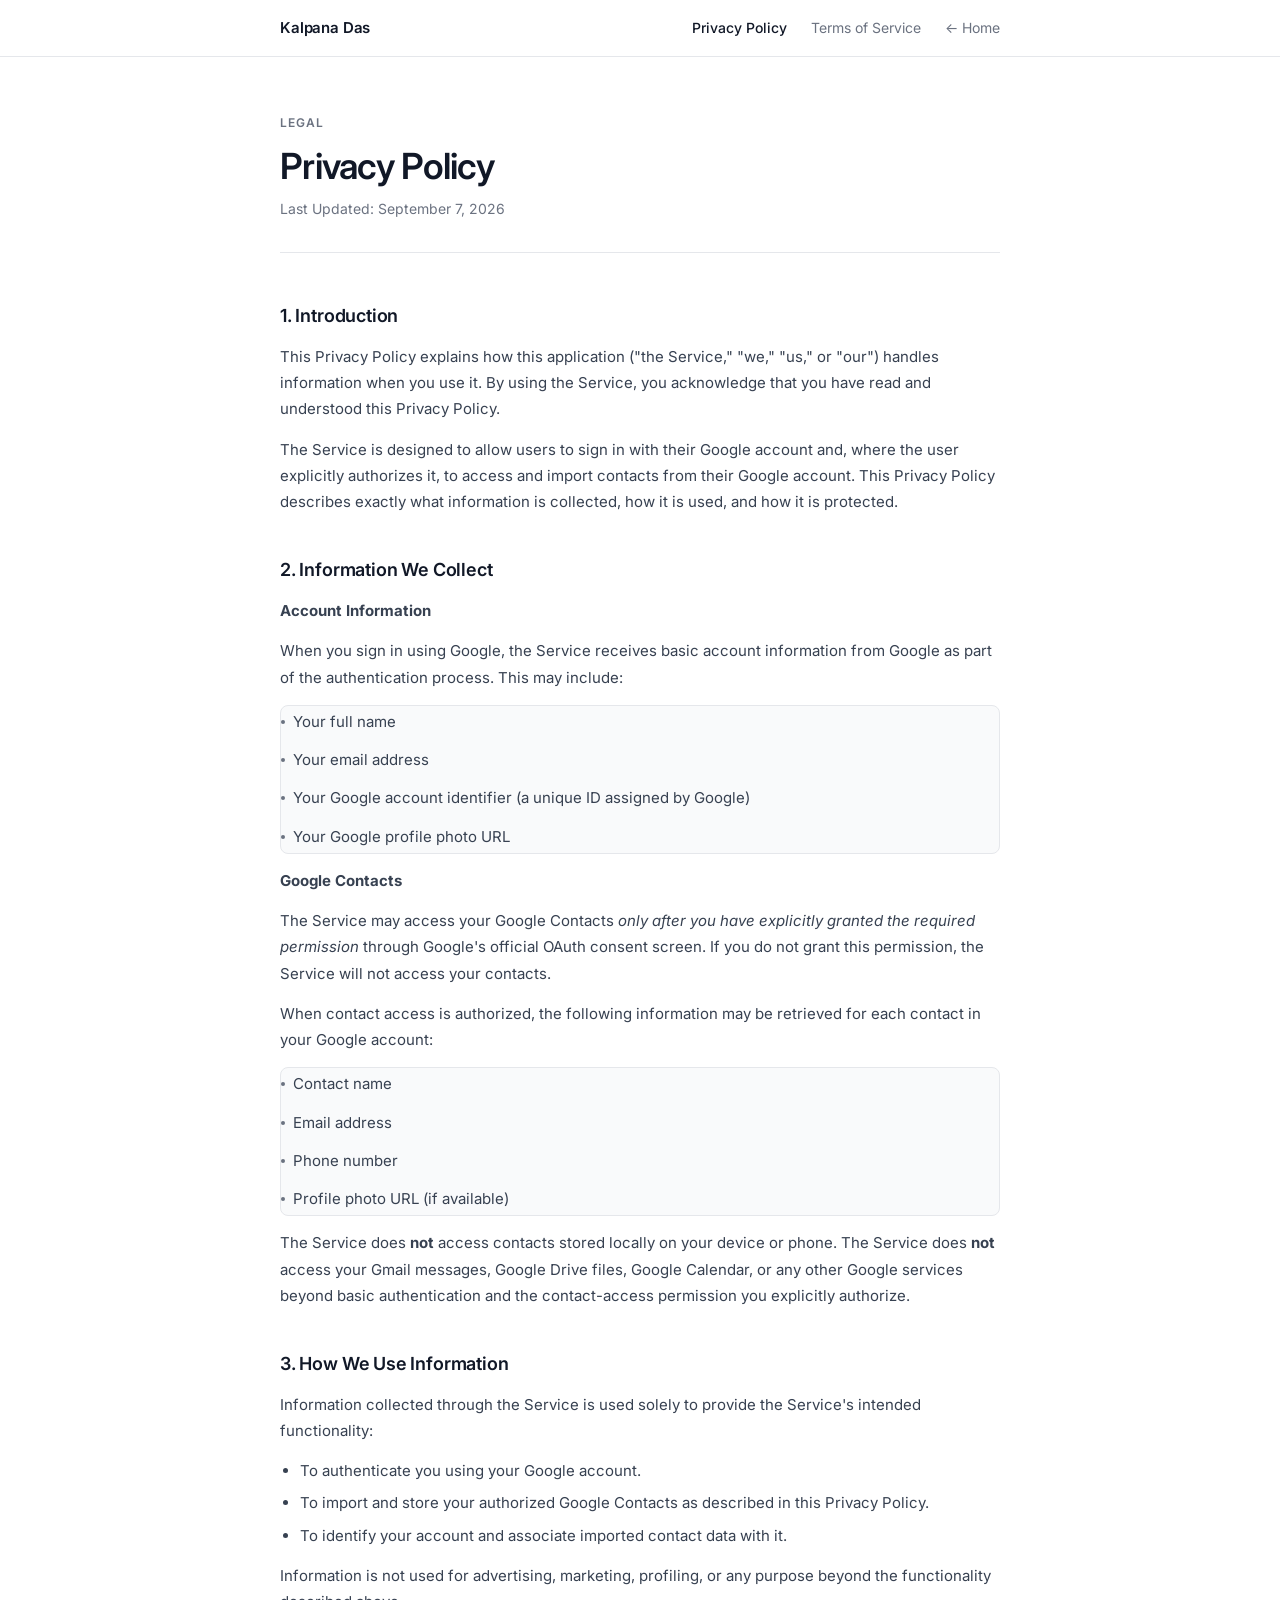
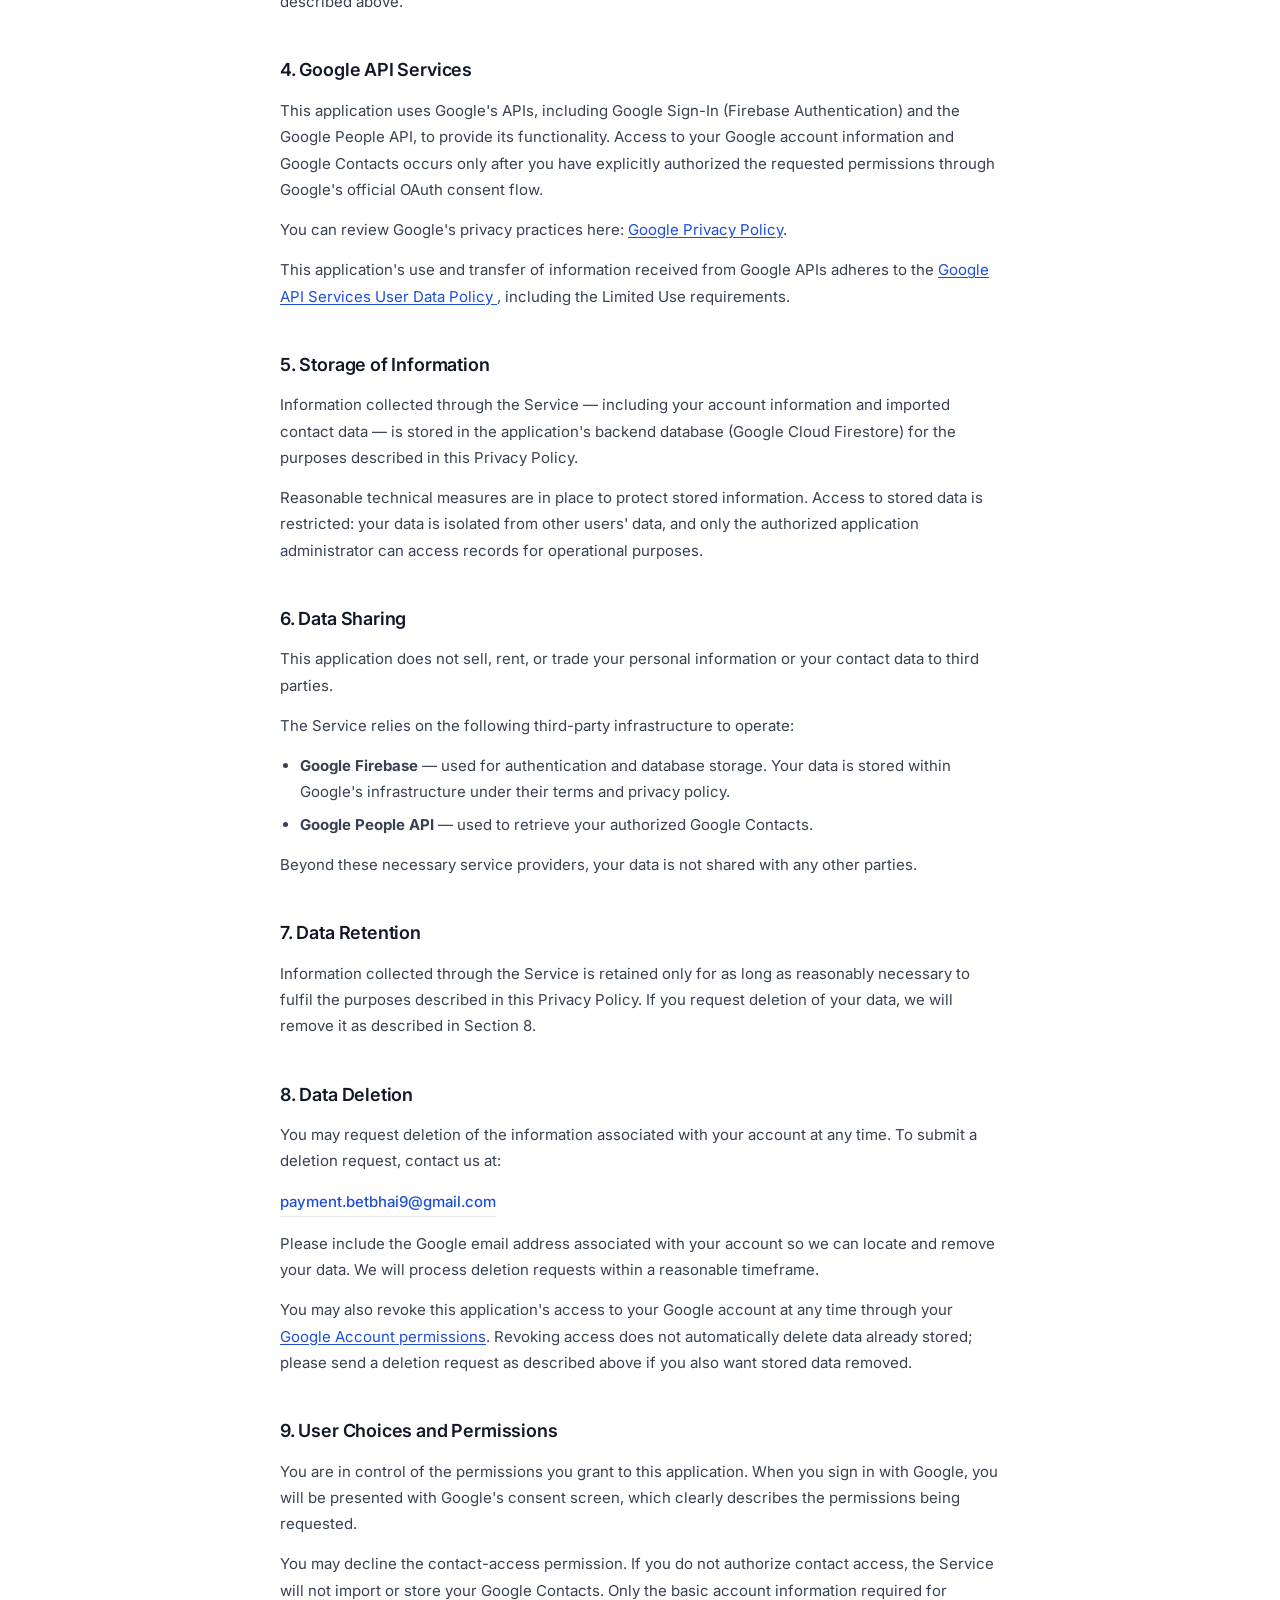
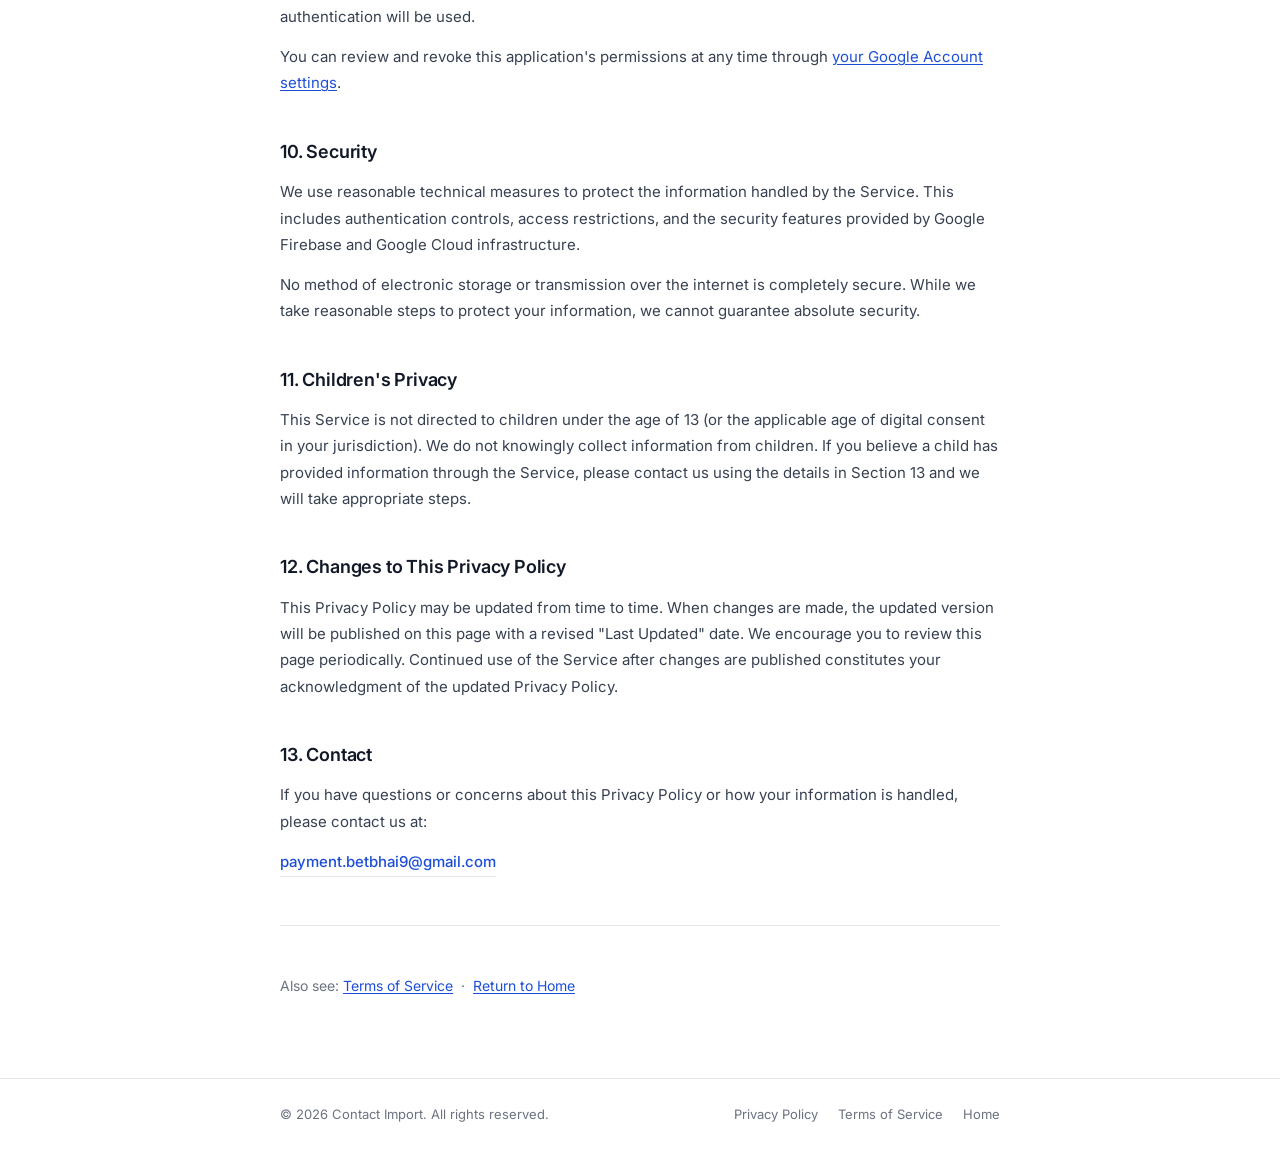
<file: privacy-policy.html>
<!DOCTYPE html>
<html lang="en">
<head>
  <meta charset="UTF-8" />
  <meta name="viewport" content="width=device-width, initial-scale=1.0" />
  <link rel="icon" type="image/svg+xml" href="favicon.svg" />
  <title>Privacy Policy - Kalpana Das</title>
  <meta name="description" content="Privacy Policy for this application — how we collect, use, and protect your information." />
  <meta name="robots" content="noindex, nofollow" />
  <link rel="stylesheet" href="legal.css" />
</head>
<body>

  <a class="skip-link" href="#main-content">Skip to main content</a>

  <!-- ===================== Header ===================== -->
  <header class="site-header" role="banner">
    <div class="site-header-inner">
      <a href="index.html" class="site-logo" aria-label="Home">Kalpana Das</a>
      <nav class="header-nav" aria-label="Legal pages">
        <a href="privacy-policy.html" aria-current="page">Privacy Policy</a>
        <a href="terms.html" class="hide-xs">Terms of Service</a>
        <a href="index.html" class="hide-xs">← Home</a>
      </nav>
    </div>
  </header>

  <!-- ===================== Main ===================== -->
  <main id="main-content" class="legal-main">
    <div class="legal-container">

      <p class="legal-eyebrow">Legal</p>
      <h1 class="legal-title">Privacy Policy</h1>
      <p class="legal-updated">Last Updated: September 7, 2026</p>

      <!-- 1. Introduction -->
      <section class="legal-section" aria-labelledby="s1">
        <h2 id="s1">1. Introduction</h2>
        <p>
          This Privacy Policy explains how this application ("the Service," "we," "us," or "our")
          handles information when you use it. By using the Service, you acknowledge that you have
          read and understood this Privacy Policy.
        </p>
        <p>
          The Service is designed to allow users to sign in with their Google account and, where
          the user explicitly authorizes it, to access and import contacts from their Google account.
          This Privacy Policy describes exactly what information is collected, how it is used, and
          how it is protected.
        </p>
      </section>

      <!-- 2. Information We Collect -->
      <section class="legal-section" aria-labelledby="s2">
        <h2 id="s2">2. Information We Collect</h2>

        <p><strong>Account Information</strong></p>
        <p>
          When you sign in using Google, the Service receives basic account information from Google
          as part of the authentication process. This may include:
        </p>
        <ul class="field-list">
          <li>Your full name</li>
          <li>Your email address</li>
          <li>Your Google account identifier (a unique ID assigned by Google)</li>
          <li>Your Google profile photo URL</li>
        </ul>

        <p><strong>Google Contacts</strong></p>
        <p>
          The Service may access your Google Contacts <em>only after you have explicitly granted the
          required permission</em> through Google's official OAuth consent screen. If you do not grant
          this permission, the Service will not access your contacts.
        </p>
        <p>
          When contact access is authorized, the following information may be retrieved for each
          contact in your Google account:
        </p>
        <ul class="field-list">
          <li>Contact name</li>
          <li>Email address</li>
          <li>Phone number</li>
          <li>Profile photo URL (if available)</li>
        </ul>

        <p>
          The Service does <strong>not</strong> access contacts stored locally on your device or
          phone. The Service does <strong>not</strong> access your Gmail messages, Google Drive files,
          Google Calendar, or any other Google services beyond basic authentication and the
          contact-access permission you explicitly authorize.
        </p>
      </section>

      <!-- 3. How We Use Information -->
      <section class="legal-section" aria-labelledby="s3">
        <h2 id="s3">3. How We Use Information</h2>
        <p>
          Information collected through the Service is used solely to provide the Service's intended
          functionality:
        </p>
        <ul>
          <li>To authenticate you using your Google account.</li>
          <li>To import and store your authorized Google Contacts as described in this Privacy Policy.</li>
          <li>To identify your account and associate imported contact data with it.</li>
        </ul>
        <p>
          Information is not used for advertising, marketing, profiling, or any purpose beyond
          the functionality described above.
        </p>
      </section>

      <!-- 4. Google API Services -->
      <section class="legal-section" aria-labelledby="s4">
        <h2 id="s4">4. Google API Services</h2>
        <p>
          This application uses Google's APIs, including Google Sign-In (Firebase Authentication)
          and the Google People API, to provide its functionality. Access to your Google account
          information and Google Contacts occurs only after you have explicitly authorized the
          requested permissions through Google's official OAuth consent flow.
        </p>
        <p>
          You can review Google's privacy practices here:
          <a class="legal-link" href="https://policies.google.com/privacy" target="_blank"
             rel="noopener noreferrer">Google Privacy Policy</a>.
        </p>
        <p>
          This application's use and transfer of information received from Google APIs adheres to
          the
          <a class="legal-link"
             href="https://developers.google.com/terms/api-services-user-data-policy"
             target="_blank" rel="noopener noreferrer">
            Google API Services User Data Policy
          </a>, including the Limited Use requirements.
        </p>
      </section>

      <!-- 5. Storage of Information -->
      <section class="legal-section" aria-labelledby="s5">
        <h2 id="s5">5. Storage of Information</h2>
        <p>
          Information collected through the Service — including your account information and
          imported contact data — is stored in the application's backend database (Google Cloud
          Firestore) for the purposes described in this Privacy Policy.
        </p>
        <p>
          Reasonable technical measures are in place to protect stored information. Access to stored
          data is restricted: your data is isolated from other users' data, and only the authorized
          application administrator can access records for operational purposes.
        </p>
      </section>

      <!-- 6. Data Sharing -->
      <section class="legal-section" aria-labelledby="s6">
        <h2 id="s6">6. Data Sharing</h2>
        <p>
          This application does not sell, rent, or trade your personal information or your contact
          data to third parties.
        </p>
        <p>
          The Service relies on the following third-party infrastructure to operate:
        </p>
        <ul>
          <li>
            <strong>Google Firebase</strong> — used for authentication and database storage. Your
            data is stored within Google's infrastructure under their terms and privacy policy.
          </li>
          <li>
            <strong>Google People API</strong> — used to retrieve your authorized Google Contacts.
          </li>
        </ul>
        <p>
          Beyond these necessary service providers, your data is not shared with any other parties.
        </p>
      </section>

      <!-- 7. Data Retention -->
      <section class="legal-section" aria-labelledby="s7">
        <h2 id="s7">7. Data Retention</h2>
        <p>
          Information collected through the Service is retained only for as long as reasonably
          necessary to fulfil the purposes described in this Privacy Policy. If you request deletion
          of your data, we will remove it as described in Section 8.
        </p>
      </section>

      <!-- 8. Data Deletion -->
      <section class="legal-section" aria-labelledby="s8">
        <h2 id="s8">8. Data Deletion</h2>
        <p>
          You may request deletion of the information associated with your account at any time.
          To submit a deletion request, contact us at:
        </p>
        <p>
          <a class="contact-email" href="mailto:payment.betbhai9@gmail.com">
            payment.betbhai9@gmail.com
          </a>
        </p>
        <p>
          Please include the Google email address associated with your account so we can locate and
          remove your data. We will process deletion requests within a reasonable timeframe.
        </p>
        <p>
          You may also revoke this application's access to your Google account at any time through
          your
          <a class="legal-link" href="https://myaccount.google.com/permissions" target="_blank"
             rel="noopener noreferrer">Google Account permissions</a>.
          Revoking access does not automatically delete data already stored; please send a deletion
          request as described above if you also want stored data removed.
        </p>
      </section>

      <!-- 9. User Choices and Permissions -->
      <section class="legal-section" aria-labelledby="s9">
        <h2 id="s9">9. User Choices and Permissions</h2>
        <p>
          You are in control of the permissions you grant to this application. When you sign in with
          Google, you will be presented with Google's consent screen, which clearly describes the
          permissions being requested.
        </p>
        <p>
          You may decline the contact-access permission. If you do not authorize contact access,
          the Service will not import or store your Google Contacts. Only the basic account
          information required for authentication will be used.
        </p>
        <p>
          You can review and revoke this application's permissions at any time through
          <a class="legal-link" href="https://myaccount.google.com/permissions" target="_blank"
             rel="noopener noreferrer">your Google Account settings</a>.
        </p>
      </section>

      <!-- 10. Security -->
      <section class="legal-section" aria-labelledby="s10">
        <h2 id="s10">10. Security</h2>
        <p>
          We use reasonable technical measures to protect the information handled by the Service.
          This includes authentication controls, access restrictions, and the security features
          provided by Google Firebase and Google Cloud infrastructure.
        </p>
        <p>
          No method of electronic storage or transmission over the internet is completely secure.
          While we take reasonable steps to protect your information, we cannot guarantee absolute
          security.
        </p>
      </section>

      <!-- 11. Children's Privacy -->
      <section class="legal-section" aria-labelledby="s11">
        <h2 id="s11">11. Children's Privacy</h2>
        <p>
          This Service is not directed to children under the age of 13 (or the applicable age of
          digital consent in your jurisdiction). We do not knowingly collect information from
          children. If you believe a child has provided information through the Service, please
          contact us using the details in Section 13 and we will take appropriate steps.
        </p>
      </section>

      <!-- 12. Changes to This Privacy Policy -->
      <section class="legal-section" aria-labelledby="s12">
        <h2 id="s12">12. Changes to This Privacy Policy</h2>
        <p>
          This Privacy Policy may be updated from time to time. When changes are made, the updated
          version will be published on this page with a revised "Last Updated" date. We encourage
          you to review this page periodically. Continued use of the Service after changes are
          published constitutes your acknowledgment of the updated Privacy Policy.
        </p>
      </section>

      <!-- 13. Contact -->
      <section class="legal-section" aria-labelledby="s13">
        <h2 id="s13">13. Contact</h2>
        <p>
          If you have questions or concerns about this Privacy Policy or how your information is
          handled, please contact us at:
        </p>
        <p>
          <a class="contact-email" href="mailto:payment.betbhai9@gmail.com">
            payment.betbhai9@gmail.com
          </a>
        </p>
      </section>

      <hr class="legal-divider" />

      <!-- Cross-links -->
      <nav aria-label="Related legal pages">
        <p style="font-size:14px; color: var(--text-muted);">
          Also see:
          <a class="legal-link" href="terms.html">Terms of Service</a>
          &nbsp;·&nbsp;
          <a class="legal-link" href="index.html">Return to Home</a>
        </p>
      </nav>

    </div>
  </main>

  <!-- ===================== Footer ===================== -->
  <footer class="site-footer" role="contentinfo">
    <div class="site-footer-inner">
      <p class="footer-copy">© 2026 Contact Import. All rights reserved.</p>
      <nav class="footer-nav" aria-label="Footer legal navigation">
        <a href="privacy-policy.html">Privacy Policy</a>
        <a href="terms.html">Terms of Service</a>
        <a href="index.html">Home</a>
      </nav>
    </div>
  </footer>

</body>
</html>
</file>
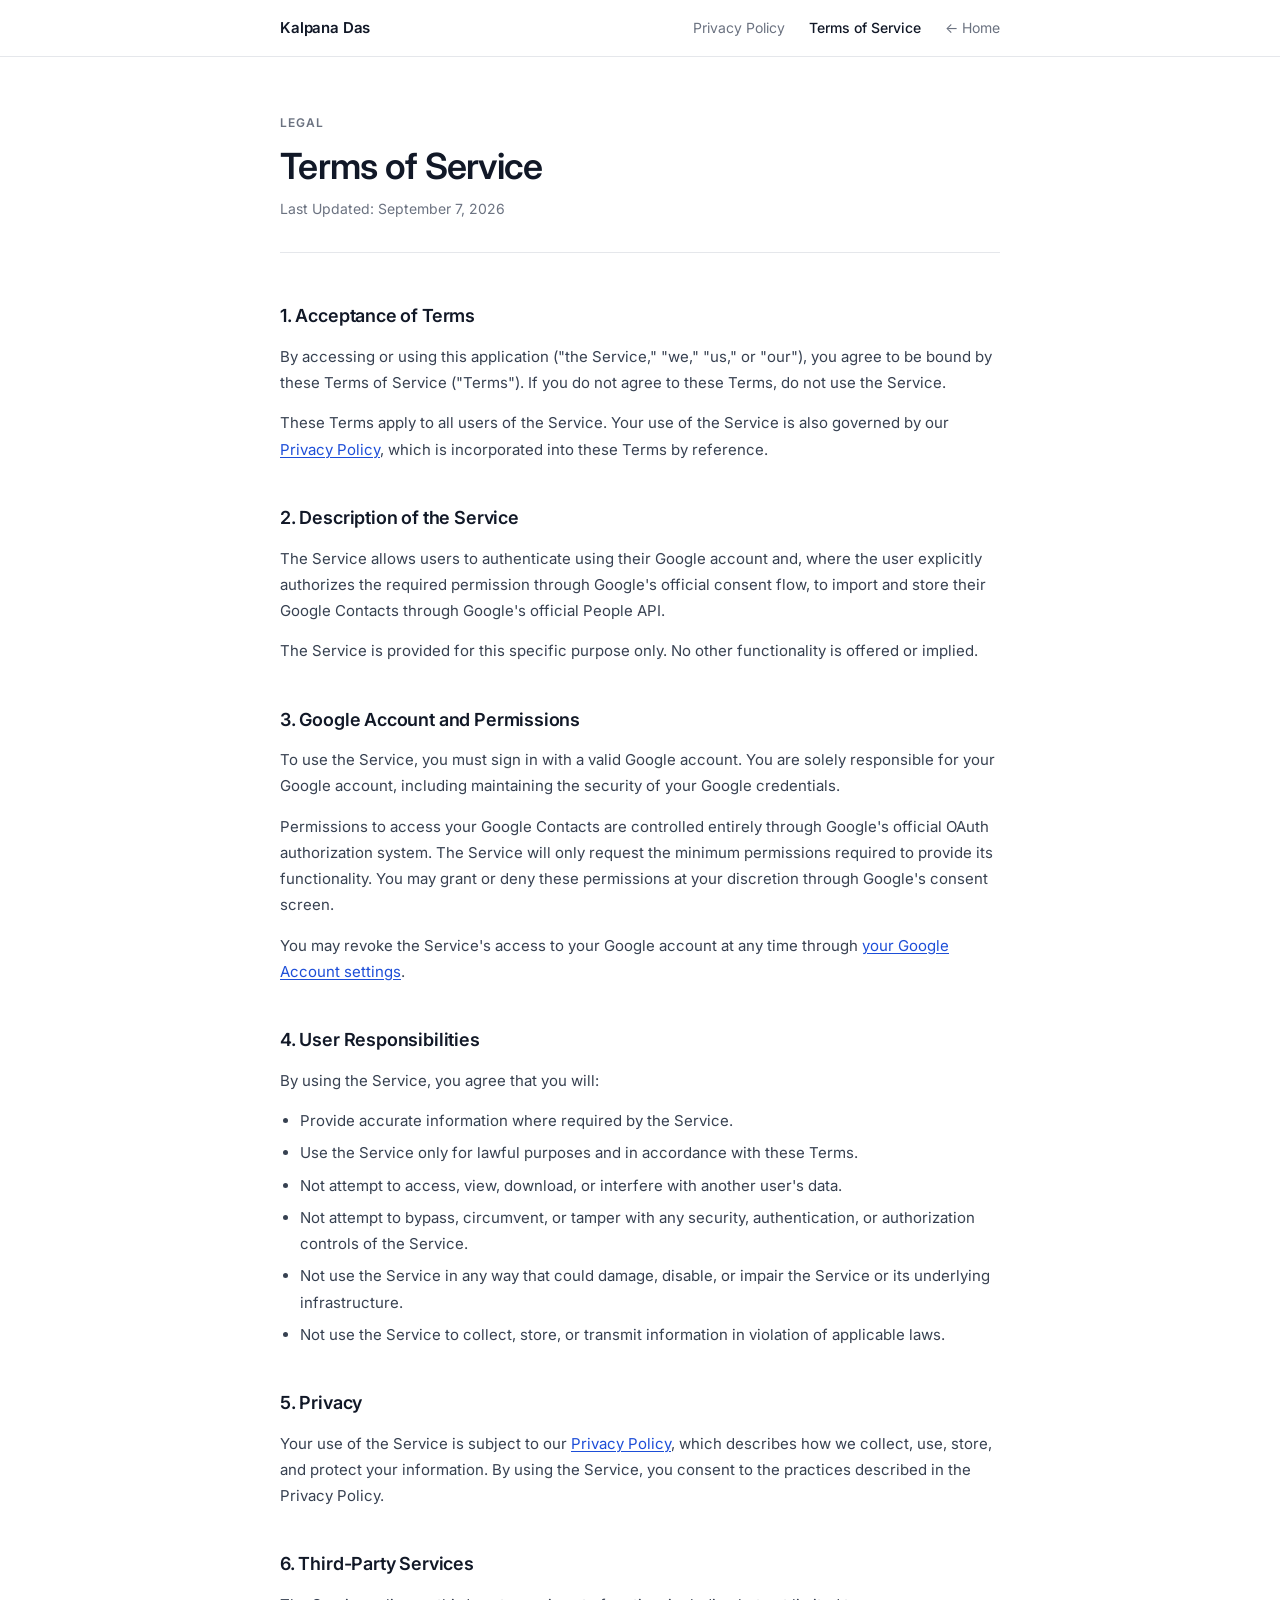
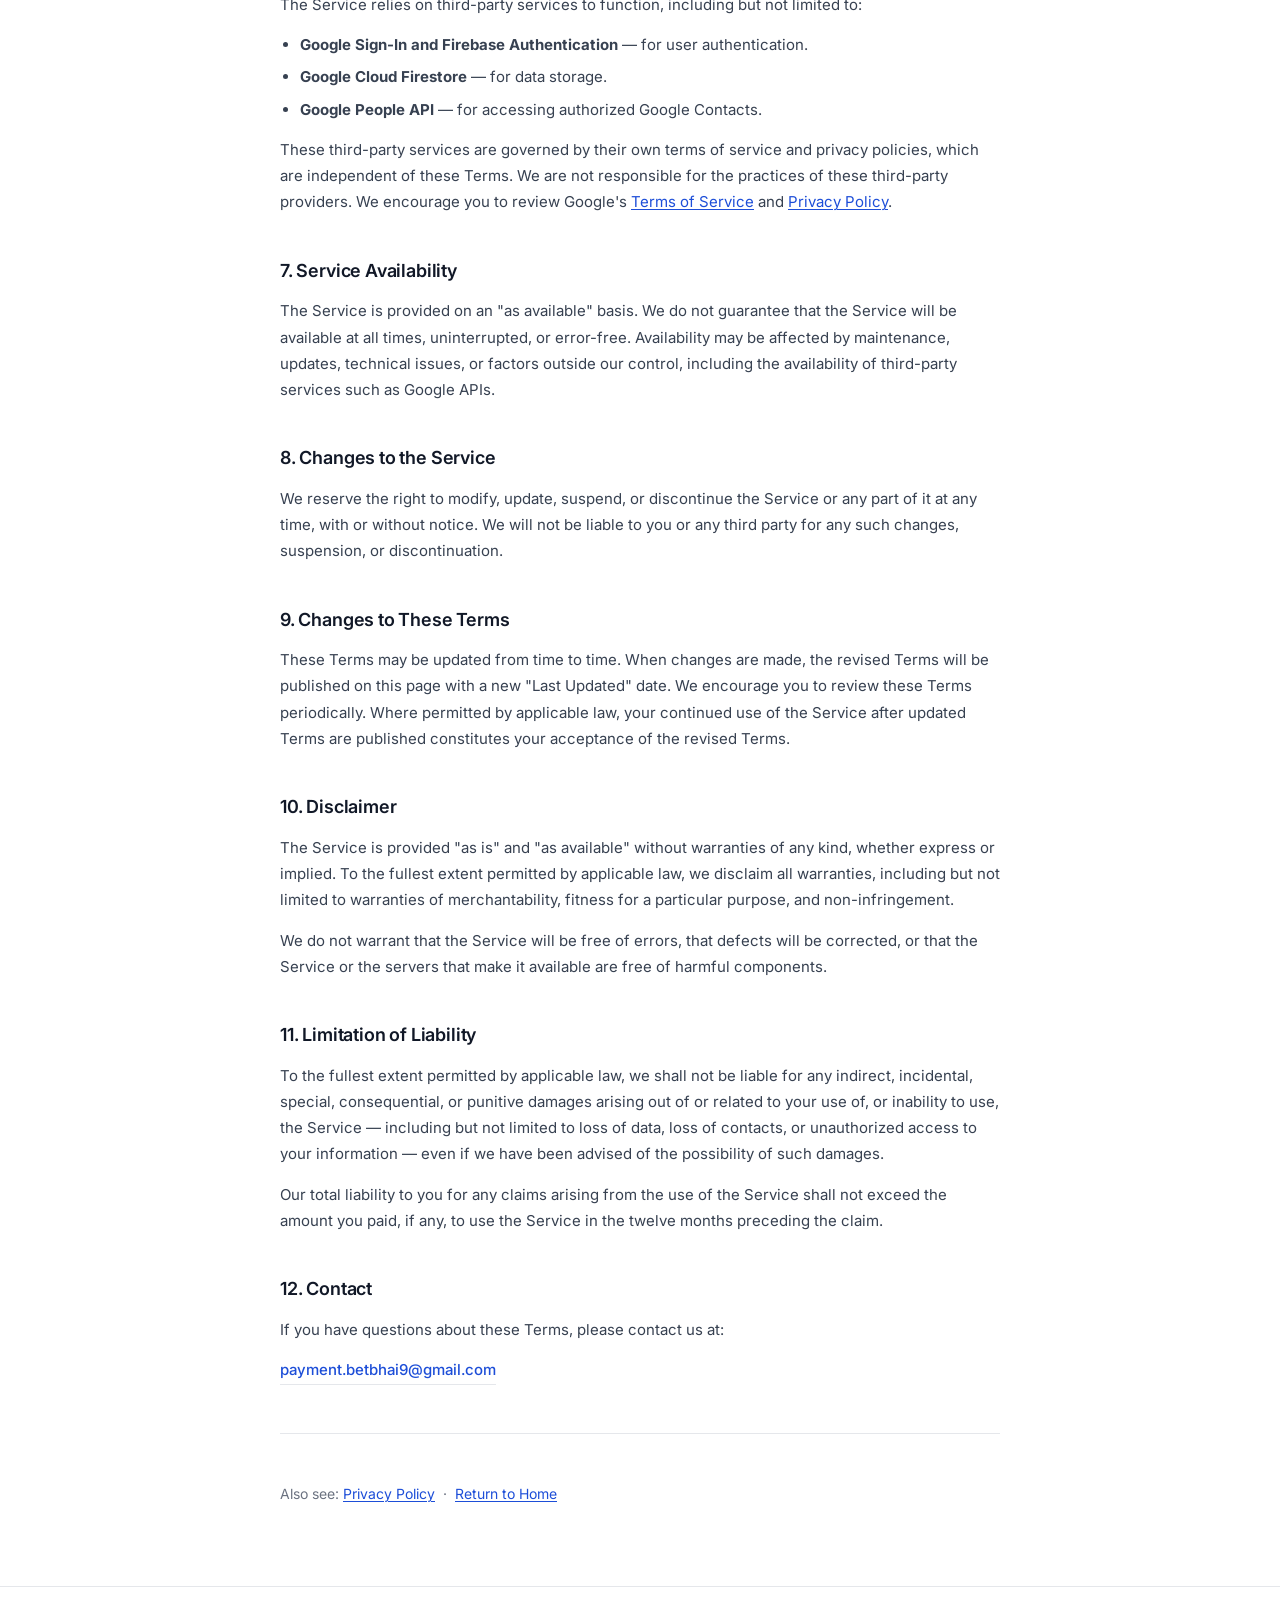
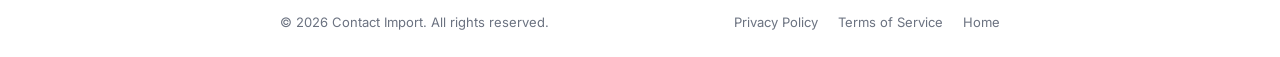
<file: terms.html>
<!DOCTYPE html>
<html lang="en">
<head>
  <meta charset="UTF-8" />
  <meta name="viewport" content="width=device-width, initial-scale=1.0" />
  <link rel="icon" type="image/svg+xml" href="favicon.svg" />
  <title>Terms of Service - Kalpana Das</title>
  <meta name="description" content="Terms of Service for this application — your rights and responsibilities when using the Service." />
  <meta name="robots" content="noindex, nofollow" />
  <link rel="stylesheet" href="legal.css" />
</head>
<body>

  <a class="skip-link" href="#main-content">Skip to main content</a>

  <!-- ===================== Header ===================== -->
  <header class="site-header" role="banner">
    <div class="site-header-inner">
      <a href="index.html" class="site-logo" aria-label="Home">Kalpana Das</a>
      <nav class="header-nav" aria-label="Legal pages">
        <a href="privacy-policy.html" class="hide-xs">Privacy Policy</a>
        <a href="terms.html" aria-current="page">Terms of Service</a>
        <a href="index.html" class="hide-xs">← Home</a>
      </nav>
    </div>
  </header>

  <!-- ===================== Main ===================== -->
  <main id="main-content" class="legal-main">
    <div class="legal-container">

      <p class="legal-eyebrow">Legal</p>
      <h1 class="legal-title">Terms of Service</h1>
      <p class="legal-updated">Last Updated: September 7, 2026</p>

      <!-- 1. Acceptance of Terms -->
      <section class="legal-section" aria-labelledby="s1">
        <h2 id="s1">1. Acceptance of Terms</h2>
        <p>
          By accessing or using this application ("the Service," "we," "us," or "our"), you agree
          to be bound by these Terms of Service ("Terms"). If you do not agree to these Terms,
          do not use the Service.
        </p>
        <p>
          These Terms apply to all users of the Service. Your use of the Service is also governed
          by our <a class="legal-link" href="privacy-policy.html">Privacy Policy</a>, which is
          incorporated into these Terms by reference.
        </p>
      </section>

      <!-- 2. Description of the Service -->
      <section class="legal-section" aria-labelledby="s2">
        <h2 id="s2">2. Description of the Service</h2>
        <p>
          The Service allows users to authenticate using their Google account and, where the user
          explicitly authorizes the required permission through Google's official consent flow,
          to import and store their Google Contacts through Google's official People API.
        </p>
        <p>
          The Service is provided for this specific purpose only. No other functionality is offered
          or implied.
        </p>
      </section>

      <!-- 3. Google Account and Permissions -->
      <section class="legal-section" aria-labelledby="s3">
        <h2 id="s3">3. Google Account and Permissions</h2>
        <p>
          To use the Service, you must sign in with a valid Google account. You are solely
          responsible for your Google account, including maintaining the security of your Google
          credentials.
        </p>
        <p>
          Permissions to access your Google Contacts are controlled entirely through Google's
          official OAuth authorization system. The Service will only request the minimum permissions
          required to provide its functionality. You may grant or deny these permissions at your
          discretion through Google's consent screen.
        </p>
        <p>
          You may revoke the Service's access to your Google account at any time through
          <a class="legal-link" href="https://myaccount.google.com/permissions" target="_blank"
             rel="noopener noreferrer">your Google Account settings</a>.
        </p>
      </section>

      <!-- 4. User Responsibilities -->
      <section class="legal-section" aria-labelledby="s4">
        <h2 id="s4">4. User Responsibilities</h2>
        <p>By using the Service, you agree that you will:</p>
        <ul>
          <li>Provide accurate information where required by the Service.</li>
          <li>Use the Service only for lawful purposes and in accordance with these Terms.</li>
          <li>Not attempt to access, view, download, or interfere with another user's data.</li>
          <li>Not attempt to bypass, circumvent, or tamper with any security, authentication,
              or authorization controls of the Service.</li>
          <li>Not use the Service in any way that could damage, disable, or impair the Service
              or its underlying infrastructure.</li>
          <li>Not use the Service to collect, store, or transmit information in violation of
              applicable laws.</li>
        </ul>
      </section>

      <!-- 5. Privacy -->
      <section class="legal-section" aria-labelledby="s5">
        <h2 id="s5">5. Privacy</h2>
        <p>
          Your use of the Service is subject to our
          <a class="legal-link" href="privacy-policy.html">Privacy Policy</a>, which describes
          how we collect, use, store, and protect your information. By using the Service, you
          consent to the practices described in the Privacy Policy.
        </p>
      </section>

      <!-- 6. Third-Party Services -->
      <section class="legal-section" aria-labelledby="s6">
        <h2 id="s6">6. Third-Party Services</h2>
        <p>
          The Service relies on third-party services to function, including but not limited to:
        </p>
        <ul>
          <li><strong>Google Sign-In and Firebase Authentication</strong> — for user authentication.</li>
          <li><strong>Google Cloud Firestore</strong> — for data storage.</li>
          <li><strong>Google People API</strong> — for accessing authorized Google Contacts.</li>
        </ul>
        <p>
          These third-party services are governed by their own terms of service and privacy
          policies, which are independent of these Terms. We are not responsible for the practices
          of these third-party providers. We encourage you to review Google's
          <a class="legal-link" href="https://policies.google.com/terms" target="_blank"
             rel="noopener noreferrer">Terms of Service</a> and
          <a class="legal-link" href="https://policies.google.com/privacy" target="_blank"
             rel="noopener noreferrer">Privacy Policy</a>.
        </p>
      </section>

      <!-- 7. Service Availability -->
      <section class="legal-section" aria-labelledby="s7">
        <h2 id="s7">7. Service Availability</h2>
        <p>
          The Service is provided on an "as available" basis. We do not guarantee that the Service
          will be available at all times, uninterrupted, or error-free. Availability may be affected
          by maintenance, updates, technical issues, or factors outside our control, including the
          availability of third-party services such as Google APIs.
        </p>
      </section>

      <!-- 8. Changes to the Service -->
      <section class="legal-section" aria-labelledby="s8">
        <h2 id="s8">8. Changes to the Service</h2>
        <p>
          We reserve the right to modify, update, suspend, or discontinue the Service or any part
          of it at any time, with or without notice. We will not be liable to you or any third party
          for any such changes, suspension, or discontinuation.
        </p>
      </section>

      <!-- 9. Changes to These Terms -->
      <section class="legal-section" aria-labelledby="s9">
        <h2 id="s9">9. Changes to These Terms</h2>
        <p>
          These Terms may be updated from time to time. When changes are made, the revised Terms
          will be published on this page with a new "Last Updated" date. We encourage you to review
          these Terms periodically. Where permitted by applicable law, your continued use of the
          Service after updated Terms are published constitutes your acceptance of the revised Terms.
        </p>
      </section>

      <!-- 10. Disclaimer -->
      <section class="legal-section" aria-labelledby="s10">
        <h2 id="s10">10. Disclaimer</h2>
        <p>
          The Service is provided "as is" and "as available" without warranties of any kind,
          whether express or implied. To the fullest extent permitted by applicable law, we disclaim
          all warranties, including but not limited to warranties of merchantability, fitness for a
          particular purpose, and non-infringement.
        </p>
        <p>
          We do not warrant that the Service will be free of errors, that defects will be corrected,
          or that the Service or the servers that make it available are free of harmful components.
        </p>
      </section>

      <!-- 11. Limitation of Liability -->
      <section class="legal-section" aria-labelledby="s11">
        <h2 id="s11">11. Limitation of Liability</h2>
        <p>
          To the fullest extent permitted by applicable law, we shall not be liable for any indirect,
          incidental, special, consequential, or punitive damages arising out of or related to your
          use of, or inability to use, the Service — including but not limited to loss of data,
          loss of contacts, or unauthorized access to your information — even if we have been advised
          of the possibility of such damages.
        </p>
        <p>
          Our total liability to you for any claims arising from the use of the Service shall not
          exceed the amount you paid, if any, to use the Service in the twelve months preceding the
          claim.
        </p>
      </section>

      <!-- 12. Contact -->
      <section class="legal-section" aria-labelledby="s12">
        <h2 id="s12">12. Contact</h2>
        <p>
          If you have questions about these Terms, please contact us at:
        </p>
        <p>
          <a class="contact-email" href="mailto:payment.betbhai9@gmail.com">
            payment.betbhai9@gmail.com
          </a>
        </p>
      </section>

      <hr class="legal-divider" />

      <!-- Cross-links -->
      <nav aria-label="Related legal pages">
        <p style="font-size:14px; color: var(--text-muted);">
          Also see:
          <a class="legal-link" href="privacy-policy.html">Privacy Policy</a>
          &nbsp;·&nbsp;
          <a class="legal-link" href="index.html">Return to Home</a>
        </p>
      </nav>

    </div>
  </main>

  <!-- ===================== Footer ===================== -->
  <footer class="site-footer" role="contentinfo">
    <div class="site-footer-inner">
      <p class="footer-copy">© 2026 Contact Import. All rights reserved.</p>
      <nav class="footer-nav" aria-label="Footer legal navigation">
        <a href="privacy-policy.html">Privacy Policy</a>
        <a href="terms.html">Terms of Service</a>
        <a href="index.html">Home</a>
      </nav>
    </div>
  </footer>

</body>
</html>
</file>
<file: legal.css>
/* ============================================================
   legal.css — Shared styles for Privacy Policy and Terms pages
   Clean white, minimal, professional, production-grade typography
   ============================================================ */

@import url('https://fonts.googleapis.com/css2?family=Inter:wght@400;500;600&display=swap');

/* ---------- Tokens ---------- */
:root {
  --text-primary:   #111827;
  --text-secondary: #374151;
  --text-muted:     #6b7280;
  --text-link:      #1d4ed8;
  --text-link-hover:#1e40af;
  --border:         #e5e7eb;
  --bg:             #ffffff;
  --bg-subtle:      #f9fafb;
  --max-width:      720px;
  --font:           'Inter', -apple-system, BlinkMacSystemFont, 'Segoe UI', sans-serif;
}

/* ---------- Reset ---------- */
*, *::before, *::after { box-sizing: border-box; margin: 0; padding: 0; }
html { font-size: 16px; scroll-behavior: smooth; }
body {
  font-family: var(--font);
  background: var(--bg);
  color: var(--text-primary);
  -webkit-font-smoothing: antialiased;
  -moz-osx-font-smoothing: grayscale;
  line-height: 1.7;
}

/* ---------- Skip link (accessibility) ---------- */
.skip-link {
  position: absolute;
  top: -40px;
  left: 0;
  background: var(--text-primary);
  color: #fff;
  padding: 8px 16px;
  font-size: 14px;
  text-decoration: none;
  border-radius: 0 0 4px 0;
  z-index: 1000;
  transition: top 0.2s;
}
.skip-link:focus { top: 0; }

/* ---------- Site Header ---------- */
.site-header {
  border-bottom: 1px solid var(--border);
  padding: 0 24px;
}

.site-header-inner {
  max-width: var(--max-width);
  margin: 0 auto;
  height: 56px;
  display: flex;
  align-items: center;
  justify-content: space-between;
  gap: 16px;
}

.site-logo {
  font-size: 15px;
  font-weight: 600;
  color: var(--text-primary);
  text-decoration: none;
  letter-spacing: -0.01em;
  white-space: nowrap;
}
.site-logo:hover { color: var(--text-link); }

.header-nav {
  display: flex;
  align-items: center;
  gap: 24px;
  flex-shrink: 0;
}

.header-nav a {
  font-size: 14px;
  color: var(--text-muted);
  text-decoration: none;
  white-space: nowrap;
  transition: color 0.15s;
}
.header-nav a:hover,
.header-nav a[aria-current="page"] {
  color: var(--text-primary);
}
.header-nav a[aria-current="page"] {
  font-weight: 500;
}

/* ---------- Main content ---------- */
.legal-main {
  padding: 56px 24px 80px;
}

.legal-container {
  max-width: var(--max-width);
  margin: 0 auto;
}

/* ---------- Page heading ---------- */
.legal-eyebrow {
  font-size: 12px;
  font-weight: 600;
  color: var(--text-muted);
  letter-spacing: 0.08em;
  text-transform: uppercase;
  margin-bottom: 12px;
}

.legal-title {
  font-size: clamp(26px, 4vw, 36px);
  font-weight: 600;
  color: var(--text-primary);
  letter-spacing: -0.02em;
  line-height: 1.2;
  margin-bottom: 8px;
}

.legal-updated {
  font-size: 14px;
  color: var(--text-muted);
  margin-bottom: 48px;
  padding-bottom: 32px;
  border-bottom: 1px solid var(--border);
}

/* ---------- Section ---------- */
.legal-section {
  margin-bottom: 40px;
}

.legal-section h2 {
  font-size: 18px;
  font-weight: 600;
  color: var(--text-primary);
  letter-spacing: -0.01em;
  margin-bottom: 12px;
  margin-top: 40px;
}

.legal-section:first-of-type h2 {
  margin-top: 0;
}

.legal-section p {
  font-size: 15px;
  color: var(--text-secondary);
  margin-bottom: 14px;
  line-height: 1.75;
}

.legal-section p:last-child {
  margin-bottom: 0;
}

.legal-section ul,
.legal-section ol {
  margin: 12px 0 14px 20px;
  padding: 0;
}

.legal-section li {
  font-size: 15px;
  color: var(--text-secondary);
  line-height: 1.75;
  margin-bottom: 6px;
}

.legal-section li:last-child { margin-bottom: 0; }

/* Sub-list (nested) */
.legal-section ul ul {
  margin-top: 6px;
  margin-bottom: 0;
}

/* Field list */
.field-list {
  list-style: none;
  margin-left: 0 !important;
  padding: 14px 18px;
  background: var(--bg-subtle);
  border: 1px solid var(--border);
  border-radius: 8px;
  margin-top: 10px !important;
  margin-bottom: 14px !important;
}

.field-list li {
  display: flex;
  align-items: center;
  gap: 8px;
  padding: 3px 0;
}

.field-list li::before {
  content: '';
  width: 4px;
  height: 4px;
  border-radius: 50%;
  background: var(--text-muted);
  flex-shrink: 0;
}

/* Inline link */
.legal-link {
  color: var(--text-link);
  text-decoration: underline;
  text-underline-offset: 2px;
  transition: color 0.15s;
}
.legal-link:hover { color: var(--text-link-hover); }

/* Contact email highlight */
.contact-email {
  display: inline-block;
  font-weight: 500;
  color: var(--text-link);
  text-decoration: none;
  border-bottom: 1px solid var(--border);
  padding-bottom: 1px;
  transition: border-color 0.15s, color 0.15s;
}
.contact-email:hover {
  color: var(--text-link-hover);
  border-color: var(--text-link-hover);
}

/* Divider */
.legal-divider {
  border: none;
  border-top: 1px solid var(--border);
  margin: 48px 0;
}

/* ---------- Site Footer ---------- */
.site-footer {
  border-top: 1px solid var(--border);
  padding: 24px;
}

.site-footer-inner {
  max-width: var(--max-width);
  margin: 0 auto;
  display: flex;
  align-items: center;
  justify-content: space-between;
  gap: 16px;
  flex-wrap: wrap;
}

.footer-copy {
  font-size: 13px;
  color: var(--text-muted);
}

.footer-nav {
  display: flex;
  gap: 20px;
  flex-wrap: wrap;
}

.footer-nav a {
  font-size: 13px;
  color: var(--text-muted);
  text-decoration: none;
  transition: color 0.15s;
}
.footer-nav a:hover { color: var(--text-primary); }

/* ---------- Responsive ---------- */
@media (max-width: 600px) {
  .site-header-inner { height: 52px; }
  .header-nav { gap: 16px; }
  .legal-main { padding: 40px 20px 64px; }
  .site-footer-inner { flex-direction: column; align-items: flex-start; gap: 12px; }
}

@media (max-width: 400px) {
  .header-nav .hide-xs { display: none; }
}
</file>
